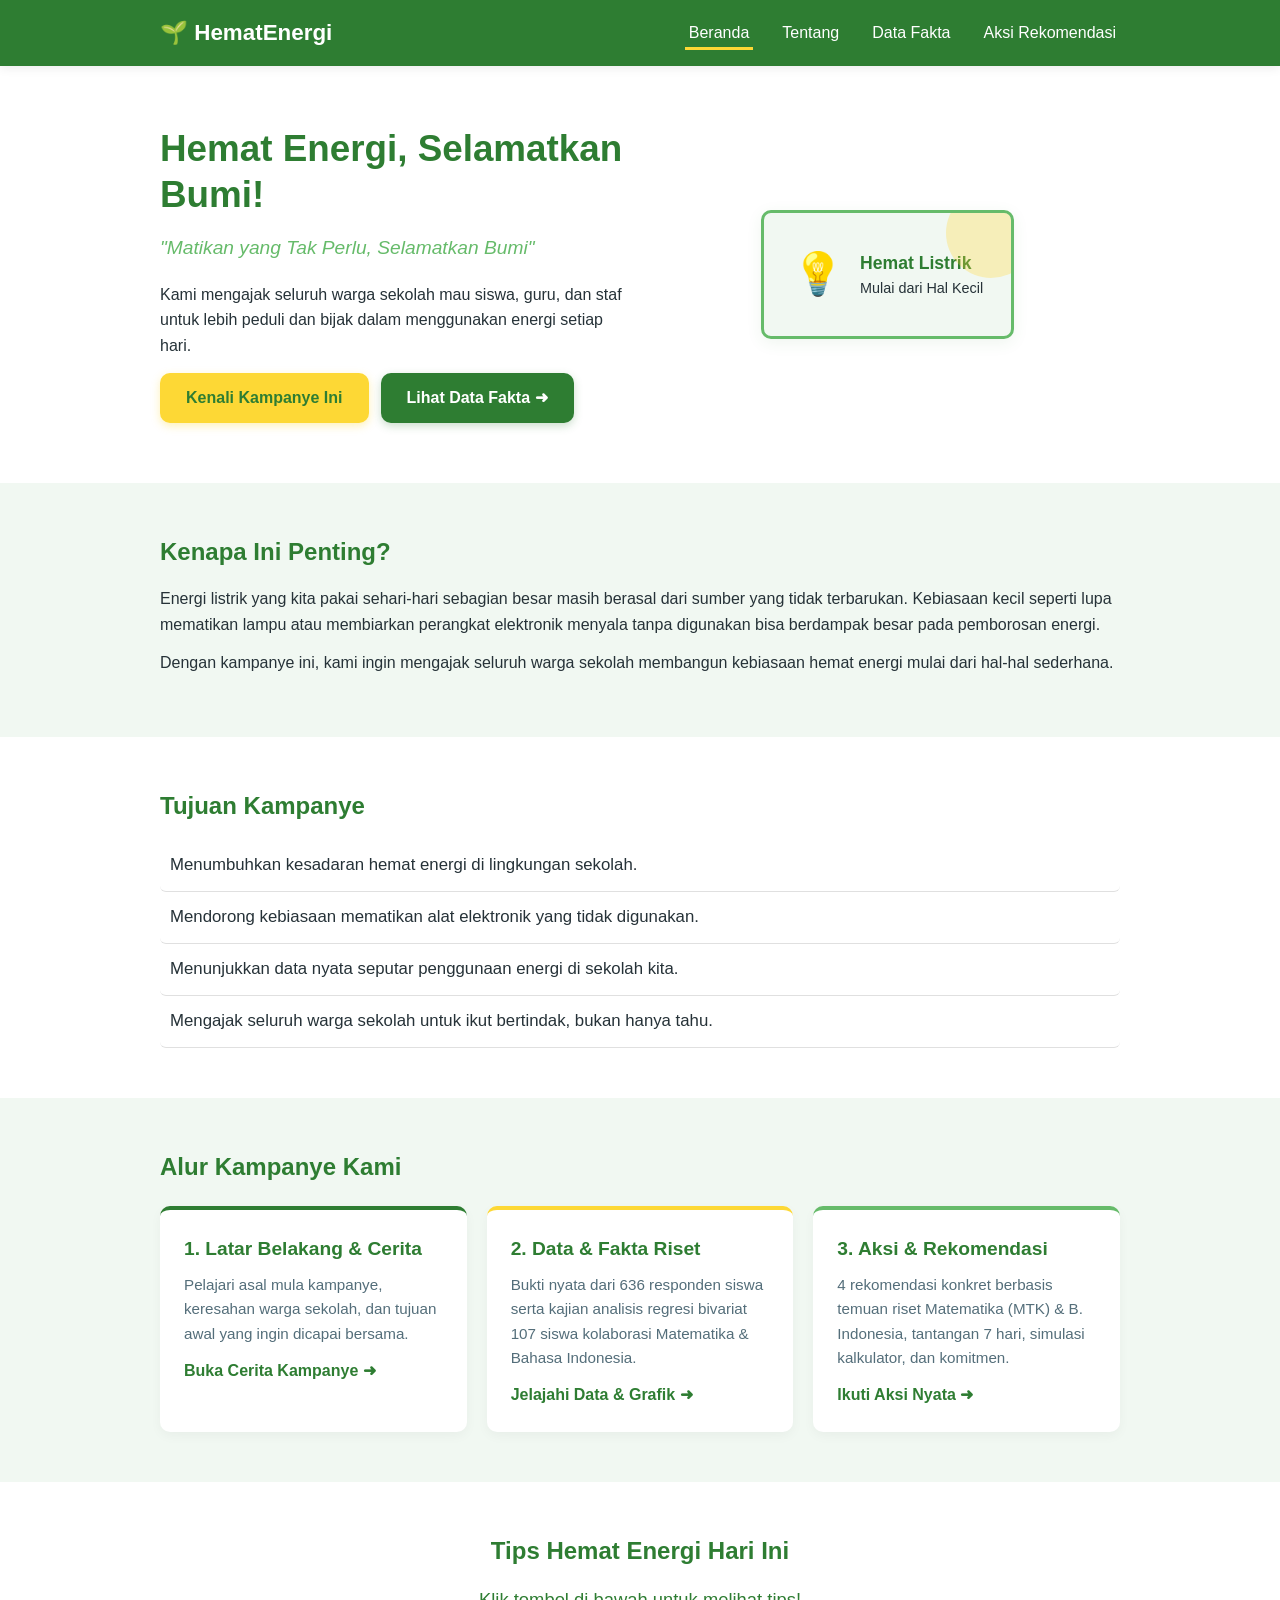
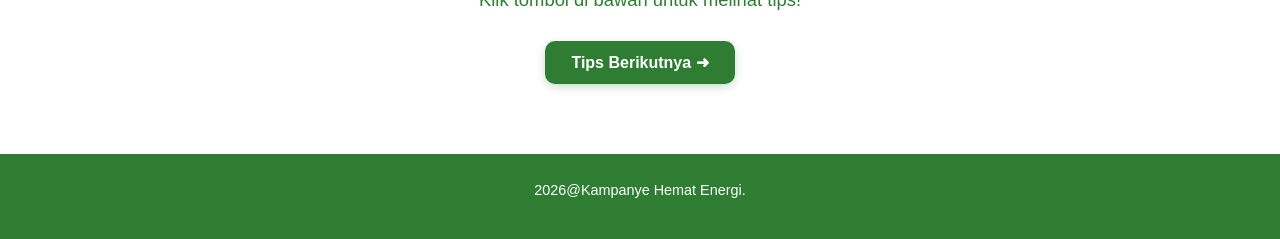
<file: index.html>
<!DOCTYPE html>
<html lang="id">

<head>
    <meta charset="UTF-8">
    <meta name="viewport" content="width=device-width, initial-scale=1.0">
    <title>Hemat Energi, Selamatkan Bumi! | Beranda</title>
    <link rel="stylesheet" href="css/style.css">
</head>

<body>

    <header class="site-header">
        <div class="container header-inner">
            <a href="index.html" class="logo">🌱 HematEnergi</a>

            <button id="menuButton" class="menu-toggle" aria-label="Buka menu navigasi">
                ☰
            </button>

            <nav id="mainNav" class="main-nav">
                <ul>
                    <li><a href="index.html" class="active">Beranda</a></li>
                    <li><a href="tentang.html">Tentang</a></li>
                    <li><a href="dataFakta.html">Data Fakta</a></li>
                    <li><a href="aksi.html">Aksi Rekomendasi</a></li>
                </ul>
            </nav>
        </div>
    </header>

    <section class="hero container">
        <div class="hero-text">
            <h1>Hemat Energi, Selamatkan Bumi!</h1>
            <p class="tagline">"Matikan yang Tak Perlu, Selamatkan Bumi"</p>
            <p>
                Kami mengajak seluruh warga sekolah mau siswa, guru, dan staf
                untuk lebih peduli dan bijak dalam menggunakan energi setiap hari.
            </p>
            <div style="display: flex; gap: 12px; flex-wrap: wrap; margin-top: 15px;">
                <a href="tentang.html" class="btn-primary">Kenali Kampanye Ini</a>
                <a href="dataFakta.html" class="btn-secondary">Lihat Data Fakta ➜</a>
            </div>
        </div>

        <div class="hero-image">
            <div class="hero-badge-box">
                <div class="badge-icon">💡</div>
                <div class="badge-content">
                    <span class="badge-title">Hemat Listrik</span>
                    <span class="badge-sub">Mulai dari Hal Kecil</span>
                </div>
                <div class="badge-decoration"></div>
            </div>
        </div>
    </section>

    <section class="section-block alt-bg">
        <div class="container">
            <h2>Kenapa Ini Penting?</h2>
            <p>
                Energi listrik yang kita pakai sehari-hari sebagian besar masih berasal dari
                sumber yang tidak terbarukan. Kebiasaan kecil seperti lupa mematikan lampu
                atau membiarkan perangkat elektronik menyala tanpa digunakan bisa berdampak
                besar pada pemborosan energi.
            </p>
            <p>
                Dengan kampanye ini, kami ingin mengajak seluruh warga sekolah membangun
                kebiasaan hemat energi mulai dari hal-hal sederhana.
            </p>
        </div>
    </section>

    <section class="section-block">
        <div class="container">
            <h2>Tujuan Kampanye</h2>
            <ul class="goal-list">
                <li> Menumbuhkan kesadaran hemat energi di lingkungan sekolah.</li>
                <li> Mendorong kebiasaan mematikan alat elektronik yang tidak digunakan.</li>
                <li> Menunjukkan data nyata seputar penggunaan energi di sekolah kita.</li>
                <li> Mengajak seluruh warga sekolah untuk ikut bertindak, bukan hanya tahu.</li>
            </ul>
        </div>
    </section>

    <section class="section-block alt-bg">
        <div class="container">
            <h2>Alur Kampanye Kami</h2>
            <div style="display: grid; grid-template-columns: repeat(auto-fit, minmax(260px, 1fr)); gap: 20px; margin-top: 20px;">
                <div style="background: #ffffff; padding: 24px; border-radius: var(--radius); border-top: 4px solid var(--color-primary); box-shadow: 0 4px 12px rgba(0,0,0,0.04);">
                    <h3 style="font-size: 1.2rem; margin-bottom: 8px;">1. Latar Belakang &amp; Cerita</h3>
                    <p style="font-size: 0.95rem; color: #546e7a;">Pelajari asal mula kampanye, keresahan warga sekolah, dan tujuan awal yang ingin dicapai bersama.</p>
                    <a href="tentang.html" style="font-weight: bold; color: var(--color-primary);">Buka Cerita Kampanye ➜</a>
                </div>
                <div style="background: #ffffff; padding: 24px; border-radius: var(--radius); border-top: 4px solid var(--color-accent); box-shadow: 0 4px 12px rgba(0,0,0,0.04);">
                    <h3 style="font-size: 1.2rem; margin-bottom: 8px;">2. Data &amp; Fakta Riset</h3>
                    <p style="font-size: 0.95rem; color: #546e7a;">Bukti nyata dari 636 responden siswa serta kajian analisis regresi bivariat 107 siswa kolaborasi Matematika &amp; Bahasa Indonesia.</p>
                    <a href="dataFakta.html" style="font-weight: bold; color: var(--color-primary);">Jelajahi Data &amp; Grafik ➜</a>
                </div>
                <div style="background: #ffffff; padding: 24px; border-radius: var(--radius); border-top: 4px solid var(--color-secondary); box-shadow: 0 4px 12px rgba(0,0,0,0.04);">
                    <h3 style="font-size: 1.2rem; margin-bottom: 8px;">3. Aksi &amp; Rekomendasi</h3>
                    <p style="font-size: 0.95rem; color: #546e7a;">4 rekomendasi konkret berbasis temuan riset Matematika (MTK) &amp; B. Indonesia, tantangan 7 hari, simulasi kalkulator, dan komitmen.</p>
                    <a href="aksi.html" style="font-weight: bold; color: var(--color-primary);">Ikuti Aksi Nyata ➜</a>
                </div>
            </div>
        </div>
    </section>

    <section class="section-block tips-section">
        <div class="container">
            <h2>Tips Hemat Energi Hari Ini</h2>
            <p id="tipText" class="tip-text">Klik tombol di bawah untuk melihat tips!</p>
            <button id="tipButton" class="btn-secondary">Tips Berikutnya ➜</button>
        </div>
    </section>

    <footer class="site-footer">
        <div class="container">
            <p><span id="currentYear"></span>@Kampanye Hemat Energi.</p>
        </div>
    </footer>

    <script src="js/script.js"></script>
</body>

</html>
</file>
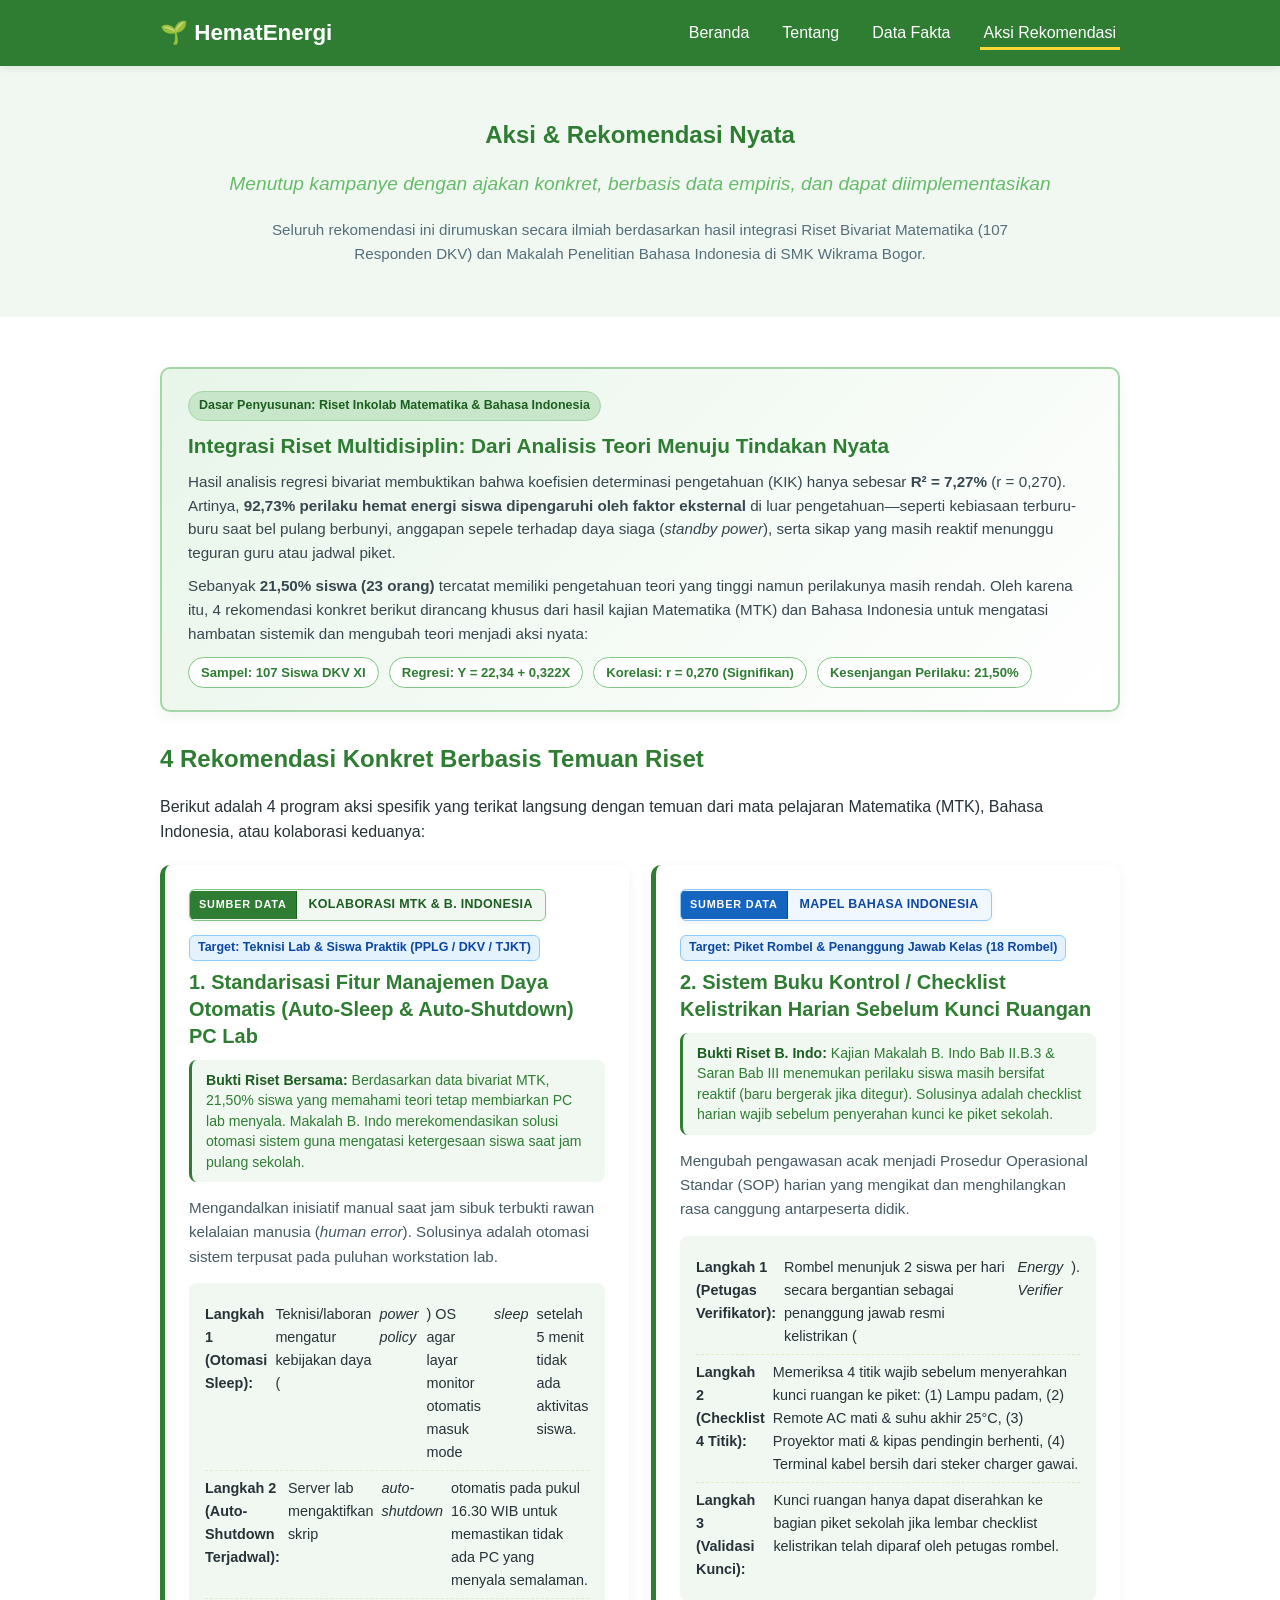
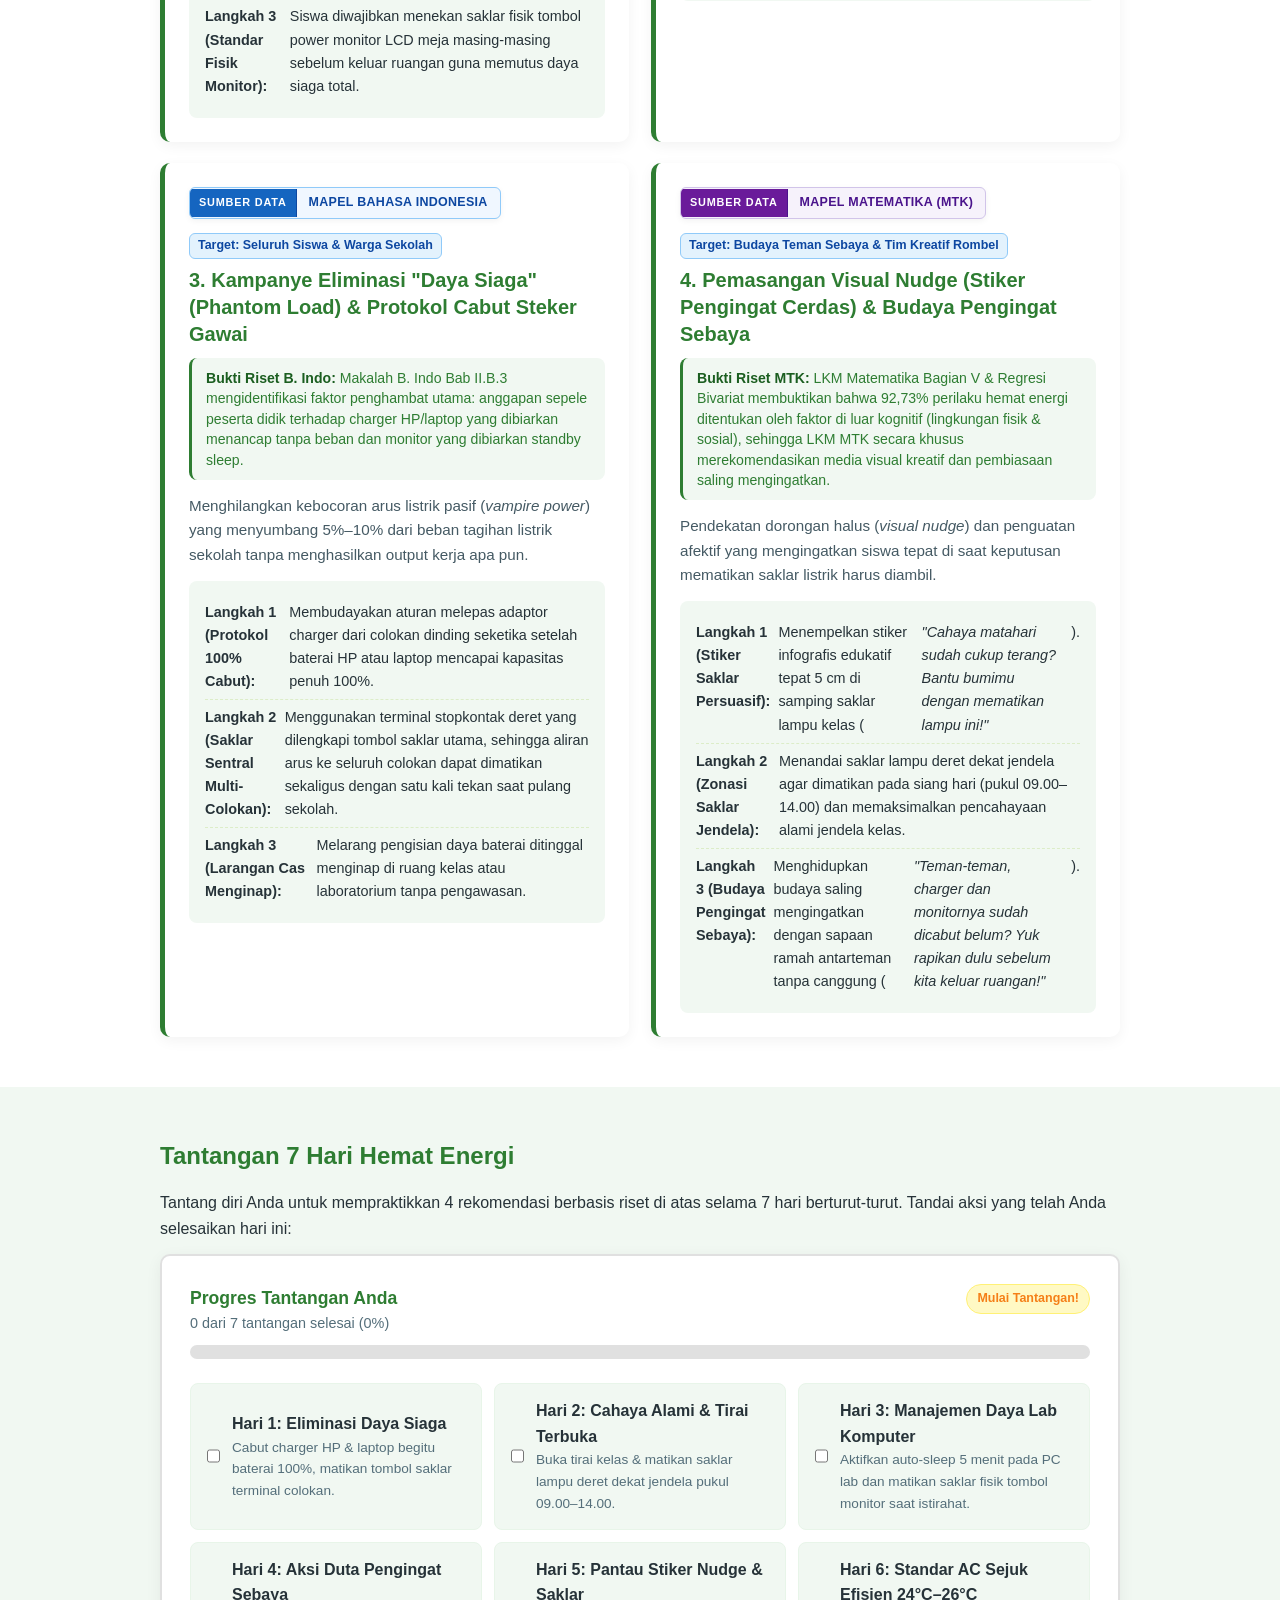
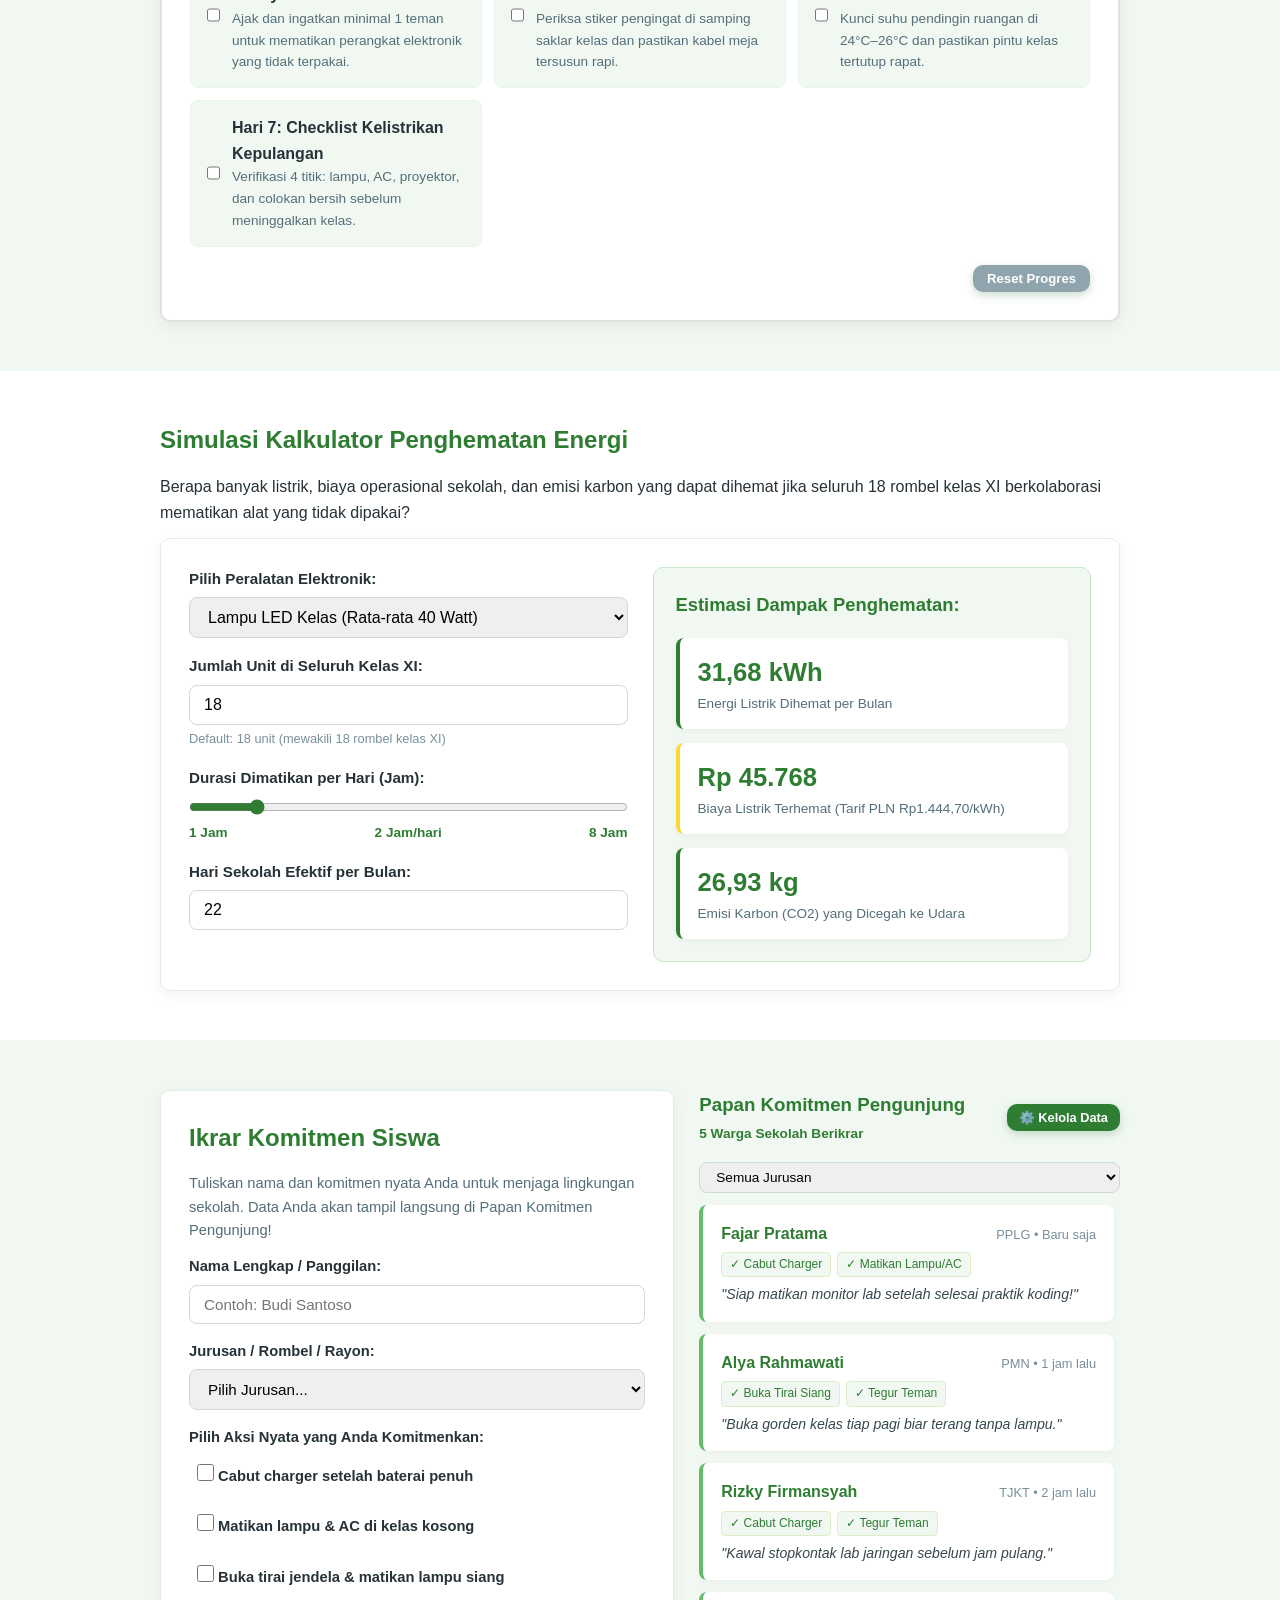
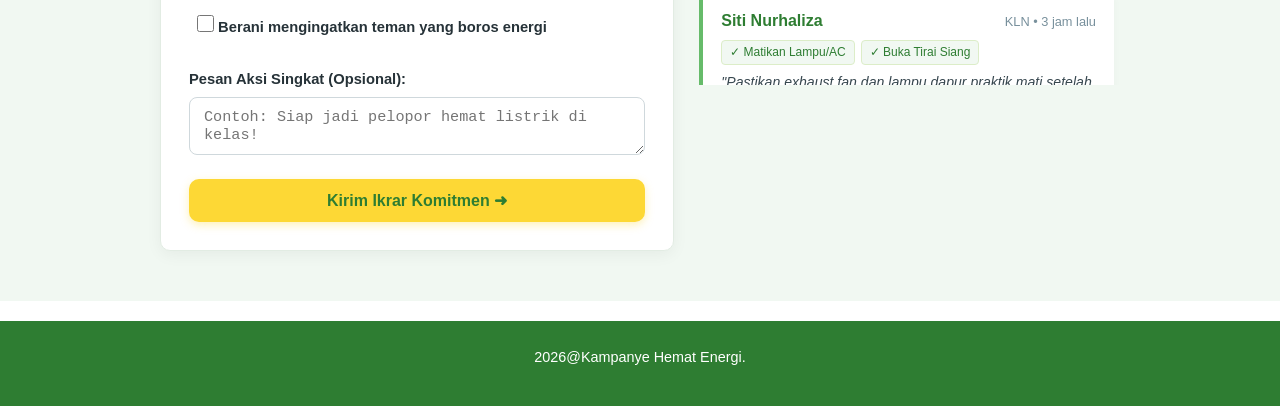
<file: aksi.html>
<!DOCTYPE html>
<html lang="id">

<head>
    <meta charset="UTF-8">
    <meta name="viewport" content="width=device-width, initial-scale=1.0">
    <title>Aksi &amp; Rekomendasi | Hemat Energi, Selamatkan Bumi!</title>
    <link rel="stylesheet" href="css/style.css">
    <link rel="stylesheet" href="css/aksi.css">
</head>

<body>

    <header class="site-header">
        <div class="container header-inner">
            <a href="index.html" class="logo">🌱 HematEnergi</a>

            <button id="menuButton" class="menu-toggle" aria-label="Buka menu navigasi">
                ☰
            </button>

            <nav id="mainNav" class="main-nav">
                <ul>
                    <li><a href="index.html">Beranda</a></li>
                    <li><a href="tentang.html">Tentang</a></li>
                    <li><a href="dataFakta.html">Data Fakta</a></li>
                    <li><a href="aksi.html" class="active">Aksi Rekomendasi</a></li>
                </ul>
            </nav>
        </div>
    </header>

    <main>

        <section class="section-block page-title">
            <div class="container">
                <h1>Aksi &amp; Rekomendasi Nyata</h1>
                <p class="tagline">Menutup kampanye dengan ajakan konkret, berbasis data empiris, dan dapat diimplementasikan</p>
                <p style="max-width: 760px; margin: 0 auto; color: #546e7a; font-size: 0.95rem;">
                    Seluruh rekomendasi ini dirumuskan secara ilmiah berdasarkan hasil integrasi Riset Bivariat Matematika (107 Responden DKV) dan Makalah Penelitian Bahasa Indonesia di SMK Wikrama Bogor.
                </p>
            </div>
        </section>

        <section class="section-block">
            <div class="container">
                <div class="inkolab-lead-banner">
                    <span class="card-badge" style="background-color: #c8e6c9; color: #1b5e20; border-color: #a5d6a7; margin-bottom: 8px;">Dasar Penyusunan: Riset Inkolab Matematika &amp; Bahasa Indonesia</span>
                    <h3>Integrasi Riset Multidisiplin: Dari Analisis Teori Menuju Tindakan Nyata</h3>
                    <p>
                        Hasil analisis regresi bivariat membuktikan bahwa koefisien determinasi pengetahuan (KIK) hanya sebesar <strong>R² = 7,27%</strong> (r = 0,270). Artinya, <strong>92,73% perilaku hemat energi siswa dipengaruhi oleh faktor eksternal</strong> di luar pengetahuan—seperti kebiasaan terburu-buru saat bel pulang berbunyi, anggapan sepele terhadap daya siaga (<em>standby power</em>), serta sikap yang masih reaktif menunggu teguran guru atau jadwal piket.
                    </p>
                    <p>
                        Sebanyak <strong>21,50% siswa (23 orang)</strong> tercatat memiliki pengetahuan teori yang tinggi namun perilakunya masih rendah. Oleh karena itu, 4 rekomendasi konkret berikut dirancang khusus dari hasil kajian Matematika (MTK) dan Bahasa Indonesia untuk mengatasi hambatan sistemik dan mengubah teori menjadi aksi nyata:
                    </p>
                    <div class="inkolab-lead-meta">
                        <span class="inkolab-pill">Sampel: 107 Siswa DKV XI</span>
                        <span class="inkolab-pill">Regresi: Y = 22,34 + 0,322X</span>
                        <span class="inkolab-pill">Korelasi: r = 0,270 (Signifikan)</span>
                        <span class="inkolab-pill">Kesenjangan Perilaku: 21,50%</span>
                    </div>
                </div>

                <h2>4 Rekomendasi Konkret Berbasis Temuan Riset</h2>
                <p>Berikut adalah 4 program aksi spesifik yang terikat langsung dengan temuan dari mata pelajaran Matematika (MTK), Bahasa Indonesia, atau kolaborasi keduanya:</p>

                <div class="rekomendasi-grid">

                    <div class="rekomendasi-card">
                        <div>
                            <div class="sumber-wrapper">
                                <span class="sumber-tag sumber-keduanya">
                                    <span class="sumber-label">SUMBER DATA</span>
                                    <span class="sumber-value">KOLABORASI MTK &amp; B. INDONESIA</span>
                                </span>
                            </div>
                            <span class="role-badge">Target: Teknisi Lab &amp; Siswa Praktik (PPLG / DKV / TJKT)</span>
                            <h3>1. Standarisasi Fitur Manajemen Daya Otomatis (Auto-Sleep &amp; Auto-Shutdown) PC Lab</h3>
                            <div class="data-foundation">
                                <strong>Bukti Riset Bersama:</strong> Berdasarkan data bivariat MTK, 21,50% siswa yang memahami teori tetap membiarkan PC lab menyala. Makalah B. Indo merekomendasikan solusi otomasi sistem guna mengatasi ketergesaan siswa saat jam pulang sekolah.
                            </div>
                            <p>
                                Mengandalkan inisiatif manual saat jam sibuk terbukti rawan kelalaian manusia (<em>human error</em>). Solusinya adalah otomasi sistem terpusat pada puluhan workstation lab.
                            </p>
                            <ul class="action-steps">
                                <li><strong>Langkah 1 (Otomasi Sleep):</strong> Teknisi/laboran mengatur kebijakan daya (<em>power policy</em>) OS agar layar monitor otomatis masuk mode <em>sleep</em> setelah 5 menit tidak ada aktivitas siswa.</li>
                                <li><strong>Langkah 2 (Auto-Shutdown Terjadwal):</strong> Server lab mengaktifkan skrip <em>auto-shutdown</em> otomatis pada pukul 16.30 WIB untuk memastikan tidak ada PC yang menyala semalaman.</li>
                                <li><strong>Langkah 3 (Standar Fisik Monitor):</strong> Siswa diwajibkan menekan saklar fisik tombol power monitor LCD meja masing-masing sebelum keluar ruangan guna memutus daya siaga total.</li>
                            </ul>
                        </div>
                    </div>

                    <div class="rekomendasi-card">
                        <div>
                            <div class="sumber-wrapper">
                                <span class="sumber-tag sumber-bindo">
                                    <span class="sumber-label">SUMBER DATA</span>
                                    <span class="sumber-value">MAPEL BAHASA INDONESIA</span>
                                </span>
                            </div>
                            <span class="role-badge">Target: Piket Rombel &amp; Penanggung Jawab Kelas (18 Rombel)</span>
                            <h3>2. Sistem Buku Kontrol / Checklist Kelistrikan Harian Sebelum Kunci Ruangan</h3>
                            <div class="data-foundation">
                                <strong>Bukti Riset B. Indo:</strong> Kajian Makalah B. Indo Bab II.B.3 &amp; Saran Bab III menemukan perilaku siswa masih bersifat reaktif (baru bergerak jika ditegur). Solusinya adalah checklist harian wajib sebelum penyerahan kunci ke piket sekolah.
                            </div>
                            <p>
                                Mengubah pengawasan acak menjadi Prosedur Operasional Standar (SOP) harian yang mengikat dan menghilangkan rasa canggung antarpeserta didik.
                            </p>
                            <ul class="action-steps">
                                <li><strong>Langkah 1 (Petugas Verifikator):</strong> Rombel menunjuk 2 siswa per hari secara bergantian sebagai penanggung jawab resmi kelistrikan (<em>Energy Verifier</em>).</li>
                                <li><strong>Langkah 2 (Checklist 4 Titik):</strong> Memeriksa 4 titik wajib sebelum menyerahkan kunci ruangan ke piket: (1) Lampu padam, (2) Remote AC mati &amp; suhu akhir 25°C, (3) Proyektor mati &amp; kipas pendingin berhenti, (4) Terminal kabel bersih dari steker charger gawai.</li>
                                <li><strong>Langkah 3 (Validasi Kunci):</strong> Kunci ruangan hanya dapat diserahkan ke bagian piket sekolah jika lembar checklist kelistrikan telah diparaf oleh petugas rombel.</li>
                            </ul>
                        </div>
                    </div>

                    <div class="rekomendasi-card">
                        <div>
                            <div class="sumber-wrapper">
                                <span class="sumber-tag sumber-bindo">
                                    <span class="sumber-label">SUMBER DATA</span>
                                    <span class="sumber-value">MAPEL BAHASA INDONESIA</span>
                                </span>
                            </div>
                            <span class="role-badge">Target: Seluruh Siswa &amp; Warga Sekolah</span>
                            <h3>3. Kampanye Eliminasi "Daya Siaga" (Phantom Load) &amp; Protokol Cabut Steker Gawai</h3>
                            <div class="data-foundation">
                                <strong>Bukti Riset B. Indo:</strong> Makalah B. Indo Bab II.B.3 mengidentifikasi faktor penghambat utama: anggapan sepele peserta didik terhadap charger HP/laptop yang dibiarkan menancap tanpa beban dan monitor yang dibiarkan standby sleep.
                            </div>
                            <p>
                                Menghilangkan kebocoran arus listrik pasif (<em>vampire power</em>) yang menyumbang 5%–10% dari beban tagihan listrik sekolah tanpa menghasilkan output kerja apa pun.
                            </p>
                            <ul class="action-steps">
                                <li><strong>Langkah 1 (Protokol 100% Cabut):</strong> Membudayakan aturan melepas adaptor charger dari colokan dinding seketika setelah baterai HP atau laptop mencapai kapasitas penuh 100%.</li>
                                <li><strong>Langkah 2 (Saklar Sentral Multi-Colokan):</strong> Menggunakan terminal stopkontak deret yang dilengkapi tombol saklar utama, sehingga aliran arus ke seluruh colokan dapat dimatikan sekaligus dengan satu kali tekan saat pulang sekolah.</li>
                                <li><strong>Langkah 3 (Larangan Cas Menginap):</strong> Melarang pengisian daya baterai ditinggal menginap di ruang kelas atau laboratorium tanpa pengawasan.</li>
                            </ul>
                        </div>
                    </div>

                    <div class="rekomendasi-card">
                        <div>
                            <div class="sumber-wrapper">
                                <span class="sumber-tag sumber-mtk">
                                    <span class="sumber-label">SUMBER DATA</span>
                                    <span class="sumber-value">MAPEL MATEMATIKA (MTK)</span>
                                </span>
                            </div>
                            <span class="role-badge">Target: Budaya Teman Sebaya &amp; Tim Kreatif Rombel</span>
                            <h3>4. Pemasangan Visual Nudge (Stiker Pengingat Cerdas) &amp; Budaya Pengingat Sebaya</h3>
                            <div class="data-foundation">
                                <strong>Bukti Riset MTK:</strong> LKM Matematika Bagian V &amp; Regresi Bivariat membuktikan bahwa 92,73% perilaku hemat energi ditentukan oleh faktor di luar kognitif (lingkungan fisik &amp; sosial), sehingga LKM MTK secara khusus merekomendasikan media visual kreatif dan pembiasaan saling mengingatkan.
                            </div>
                            <p>
                                Pendekatan dorongan halus (<em>visual nudge</em>) dan penguatan afektif yang mengingatkan siswa tepat di saat keputusan mematikan saklar listrik harus diambil.
                            </p>
                            <ul class="action-steps">
                                <li><strong>Langkah 1 (Stiker Saklar Persuasif):</strong> Menempelkan stiker infografis edukatif tepat 5 cm di samping saklar lampu kelas (<em>"Cahaya matahari sudah cukup terang? Bantu bumimu dengan mematikan lampu ini!"</em>).</li>
                                <li><strong>Langkah 2 (Zonasi Saklar Jendela):</strong> Menandai saklar lampu deret dekat jendela agar dimatikan pada siang hari (pukul 09.00–14.00) dan memaksimalkan pencahayaan alami jendela kelas.</li>
                                <li><strong>Langkah 3 (Budaya Pengingat Sebaya):</strong> Menghidupkan budaya saling mengingatkan dengan sapaan ramah antarteman tanpa canggung (<em>"Teman-teman, charger dan monitornya sudah dicabut belum? Yuk rapikan dulu sebelum kita keluar ruangan!"</em>).</li>
                            </ul>
                        </div>
                    </div>

                </div>
            </div>
        </section>

        <section class="section-block alt-bg">
            <div class="container">
                <h2>Tantangan 7 Hari Hemat Energi</h2>
                <p>Tantang diri Anda untuk mempraktikkan 4 rekomendasi berbasis riset di atas selama 7 hari berturut-turut. Tandai aksi yang telah Anda selesaikan hari ini:</p>

                <div class="challenge-card">
                    <div class="progress-header">
                        <div>
                            <strong style="color: var(--color-primary); font-size: 1.1rem;">Progres Tantangan Anda</strong>
                            <p id="challengeProgressText" style="margin: 0; font-size: 0.9rem; color: #546e7a;">0 dari 7 tantangan selesai (0%)</p>
                        </div>
                        <span id="challengeBadge" class="card-badge" style="margin: 0; background-color: #fff9c4; color: #f57f17; border-color: #fff176;">Mulai Tantangan!</span>
                    </div>

                    <div class="progress-bar-bg">
                        <div id="progressBarFill" class="progress-bar-fill"></div>
                    </div>

                    <div class="challenge-list" id="challengeList">
                        <label class="challenge-item" data-day="1">
                            <input type="checkbox" id="chkDay1">
                            <div>
                                <strong>Hari 1: Eliminasi Daya Siaga</strong>
                                <div style="font-size: 0.85rem; color: #546e7a;">Cabut charger HP &amp; laptop begitu baterai 100%, matikan tombol saklar terminal colokan.</div>
                            </div>
                        </label>

                        <label class="challenge-item" data-day="2">
                            <input type="checkbox" id="chkDay2">
                            <div>
                                <strong>Hari 2: Cahaya Alami &amp; Tirai Terbuka</strong>
                                <div style="font-size: 0.85rem; color: #546e7a;">Buka tirai kelas &amp; matikan saklar lampu deret dekat jendela pukul 09.00–14.00.</div>
                            </div>
                        </label>

                        <label class="challenge-item" data-day="3">
                            <input type="checkbox" id="chkDay3">
                            <div>
                                <strong>Hari 3: Manajemen Daya Lab Komputer</strong>
                                <div style="font-size: 0.85rem; color: #546e7a;">Aktifkan auto-sleep 5 menit pada PC lab dan matikan saklar fisik tombol monitor saat istirahat.</div>
                            </div>
                        </label>

                        <label class="challenge-item" data-day="4">
                            <input type="checkbox" id="chkDay4">
                            <div>
                                <strong>Hari 4: Aksi Duta Pengingat Sebaya</strong>
                                <div style="font-size: 0.85rem; color: #546e7a;">Ajak dan ingatkan minimal 1 teman untuk mematikan perangkat elektronik yang tidak terpakai.</div>
                            </div>
                        </label>

                        <label class="challenge-item" data-day="5">
                            <input type="checkbox" id="chkDay5">
                            <div>
                                <strong>Hari 5: Pantau Stiker Nudge &amp; Saklar</strong>
                                <div style="font-size: 0.85rem; color: #546e7a;">Periksa stiker pengingat di samping saklar kelas dan pastikan kabel meja tersusun rapi.</div>
                            </div>
                        </label>

                        <label class="challenge-item" data-day="6">
                            <input type="checkbox" id="chkDay6">
                            <div>
                                <strong>Hari 6: Standar AC Sejuk Efisien 24°C–26°C</strong>
                                <div style="font-size: 0.85rem; color: #546e7a;">Kunci suhu pendingin ruangan di 24°C–26°C dan pastikan pintu kelas tertutup rapat.</div>
                            </div>
                        </label>

                        <label class="challenge-item" data-day="7">
                            <input type="checkbox" id="chkDay7">
                            <div>
                                <strong>Hari 7: Checklist Kelistrikan Kepulangan</strong>
                                <div style="font-size: 0.85rem; color: #546e7a;">Verifikasi 4 titik: lampu, AC, proyektor, dan colokan bersih sebelum meninggalkan kelas.</div>
                            </div>
                        </label>
                    </div>

                    <div style="margin-top: 18px; text-align: right;">
                        <button id="btnResetChallenge" class="btn-secondary" style="padding: 6px 14px; font-size: 0.82rem; background: #90a4ae;">Reset Progres</button>
                    </div>
                </div>
            </div>
        </section>

        <section class="section-block">
            <div class="container">
                <h2>Simulasi Kalkulator Penghematan Energi</h2>
                <p>Berapa banyak listrik, biaya operasional sekolah, dan emisi karbon yang dapat dihemat jika seluruh 18 rombel kelas XI berkolaborasi mematikan alat yang tidak dipakai?</p>

                <div class="calc-container">
                    <div>
                        <div class="calc-group">
                            <label for="calcDevice">Pilih Peralatan Elektronik:</label>
                            <select id="calcDevice" class="calc-control">
                                <option value="40" selected>Lampu LED Kelas (Rata-rata 40 Watt)</option>
                                <option value="75">Kipas Angin Dinding (75 Watt)</option>
                                <option value="800">Air Conditioner / AC 1 PK (800 Watt)</option>
                                <option value="250">Proyektor Ruang Kelas (250 Watt)</option>
                                <option value="150">Komputer Lab PC (150 Watt)</option>
                            </select>
                        </div>

                        <div class="calc-group">
                            <label for="calcQty">Jumlah Unit di Seluruh Kelas XI:</label>
                            <input type="number" id="calcQty" class="calc-control" value="18" min="1" max="200">
                            <span style="font-size: 0.8rem; color: #78909c;">Default: 18 unit (mewakili 18 rombel kelas XI)</span>
                        </div>

                        <div class="calc-group">
                            <label for="calcHours">Durasi Dimatikan per Hari (Jam):</label>
                            <input type="range" id="calcHours" min="1" max="8" value="2" style="width: 100%; accent-color: var(--color-primary);">
                            <div style="display: flex; justify-content: space-between; font-size: 0.85rem; color: var(--color-primary); font-weight: bold;">
                                <span>1 Jam</span>
                                <span id="lblHours">2 Jam/hari</span>
                                <span>8 Jam</span>
                            </div>
                        </div>

                        <div class="calc-group">
                            <label for="calcDays">Hari Sekolah Efektif per Bulan:</label>
                            <input type="number" id="calcDays" class="calc-control" value="22" min="1" max="31">
                        </div>
                    </div>

                    <div class="calc-results">
                        <h3 style="margin-bottom: 5px; font-size: 1.15rem;">Estimasi Dampak Penghematan:</h3>
                        
                        <div class="result-card">
                            <div class="result-val" id="resKwh">31,68 kWh</div>
                            <div class="result-lbl">Energi Listrik Dihemat per Bulan</div>
                        </div>

                        <div class="result-card result-card-accent">
                            <div class="result-val" id="resCost">Rp 45.768</div>
                            <div class="result-lbl">Biaya Listrik Terhemat (Tarif PLN Rp1.444,70/kWh)</div>
                        </div>

                        <div class="result-card">
                            <div class="result-val" id="resCo2">26,93 kg</div>
                            <div class="result-lbl">Emisi Karbon (CO2) yang Dicegah ke Udara</div>
                        </div>
                    </div>
                </div>
            </div>
        </section>

        <section class="section-block alt-bg">
            <div class="container">
                <div class="pledge-wrapper">

                    <div class="pledge-box">
                        <h2>Ikrar Komitmen Siswa</h2>
                        <p style="font-size: 0.92rem; color: #546e7a;">
                            Tuliskan nama dan komitmen nyata Anda untuk menjaga lingkungan sekolah. Data Anda akan tampil langsung di Papan Komitmen Pengunjung!
                        </p>

                        <form id="pledgeForm">
                            <div class="pledge-form-group">
                                <label for="pledgeName">Nama Lengkap / Panggilan:</label>
                                <input type="text" id="pledgeName" class="pledge-input" placeholder="Contoh: Budi Santoso" required>
                            </div>

                            <div class="pledge-form-group">
                                <label for="pledgeMajor">Jurusan / Rombel / Rayon:</label>
                                <select id="pledgeMajor" class="pledge-input" required>
                                    <option value="" disabled selected>Pilih Jurusan...</option>
                                    <option value="PPLG">PPLG (Pengembangan Perangkat Lunak &amp; Gim)</option>
                                    <option value="TJKT">TJKT (Teknik Komputer &amp; Telekomunikasi)</option>
                                    <option value="DKV">DKV (Desain Komunikasi Visual)</option>
                                    <option value="PMN">PMN (Pemasaran)</option>
                                    <option value="HTL">HTL (Perhotelan)</option>
                                    <option value="KLN">KLN (Kuliner)</option>
                                    <option value="MPLB">MPLB (Manajemen Perkantoran &amp; Bisnis)</option>
                                    <option value="GURU">Guru / Tenaga Pendidik</option>
                                    <option value="UMUM">Warga Sekolah Lainnya</option>
                                </select>
                            </div>

                            <div class="pledge-form-group">
                                <label>Pilih Aksi Nyata yang Anda Komitmenkan:</label>
                                <div class="checkbox-group">
                                    <label class="checkbox-label">
                                        <input type="checkbox" name="pledgeActions" value="Cabut Charger"> Cabut charger setelah baterai penuh
                                    </label>
                                    <label class="checkbox-label">
                                        <input type="checkbox" name="pledgeActions" value="Matikan Lampu/AC"> Matikan lampu &amp; AC di kelas kosong
                                    </label>
                                    <label class="checkbox-label">
                                        <input type="checkbox" name="pledgeActions" value="Buka Tirai Siang"> Buka tirai jendela &amp; matikan lampu siang
                                    </label>
                                    <label class="checkbox-label">
                                        <input type="checkbox" name="pledgeActions" value="Tegur Teman"> Berani mengingatkan teman yang boros energi
                                    </label>
                                </div>
                            </div>

                            <div class="pledge-form-group">
                                <label for="pledgeMsg">Pesan Aksi Singkat (Opsional):</label>
                                <textarea id="pledgeMsg" class="pledge-input" rows="2" placeholder="Contoh: Siap jadi pelopor hemat listrik di kelas!"></textarea>
                            </div>

                            <button type="submit" class="btn-primary" style="width: 100%;">Kirim Ikrar Komitmen ➜</button>
                        </form>
                    </div>

                    <div>
                        <div class="feed-header">
                            <div>
                                <h3 style="margin: 0;">Papan Komitmen Pengunjung</h3>
                                <span id="liveCommitCount" style="font-size: 0.85rem; color: var(--color-primary); font-weight: bold;">0 Warga Sekolah Berikrar</span>
                            </div>
                            <button id="btnOpenAdmin" class="btn-secondary" style="padding: 6px 12px; font-size: 0.8rem;">⚙️ Kelola Data</button>
                        </div>

                        <div style="margin-bottom: 12px;">
                            <select id="filterFeedMajor" class="pledge-input" style="padding: 6px 12px; font-size: 0.85rem;">
                                <option value="ALL">Semua Jurusan</option>
                                <option value="PPLG">PPLG</option>
                                <option value="TJKT">TJKT</option>
                                <option value="DKV">DKV</option>
                                <option value="PMN">PMN</option>
                                <option value="HTL">HTL</option>
                                <option value="KLN">KLN</option>
                                <option value="MPLB">MPLB</option>
                            </select>
                        </div>

                        <div class="feed-container" id="commitFeedContainer"></div>
                    </div>

                </div>
            </div>
        </section>

    </main>

    <div id="adminModal" class="modal-overlay">
        <div class="modal-content">
            <div class="modal-header">
                <h3 style="margin: 0; color: var(--color-primary);">Panel Manajemen Data Pengunjung</h3>
                <button id="btnCloseAdmin" class="modal-close">&times;</button>
            </div>
            
            <p style="font-size: 0.9rem; color: #546e7a;">
                Ringkasan data komitmen pengunjung yang tersimpan secara lokal pada sistem:
            </p>

            <div class="admin-stats-grid">
                <div class="admin-stat">
                    <div class="admin-stat-num" id="adminTotalCount">0</div>
                    <div class="admin-stat-lbl">Total Komitmen</div>
                </div>
                <div class="admin-stat">
                    <div class="admin-stat-num" id="adminTopMajor">-</div>
                    <div class="admin-stat-lbl">Jurusan Teraktif</div>
                </div>
                <div class="admin-stat">
                    <div class="admin-stat-num" id="adminTopAction">-</div>
                    <div class="admin-stat-lbl">Aksi Terbanyak</div>
                </div>
            </div>

            <h4 style="margin-bottom: 8px;">Ekspor &amp; Pengelolaan Data:</h4>
            <div class="admin-actions">
                <button id="btnExportExcel" class="admin-btn admin-btn-excel">📊 Ekspor Tabel Excel (.xls)</button>
                <button id="btnExportCsv" class="admin-btn admin-btn-csv">📄 Ekspor Data CSV (.csv)</button>
                <button id="btnExportJson" class="admin-btn admin-btn-json">💾 Ekspor ke JSON (.json)</button>
                <button id="btnResetData" class="admin-btn admin-btn-reset">⚠️ Reset Data Bawaan</button>
            </div>
        </div>
    </div>

    <footer class="site-footer">
        <div class="container">
            <p><span id="currentYear"></span>@Kampanye Hemat Energi.</p>
        </div>
    </footer>

    <script src="js/script.js"></script>
</body>

</html>
</file>
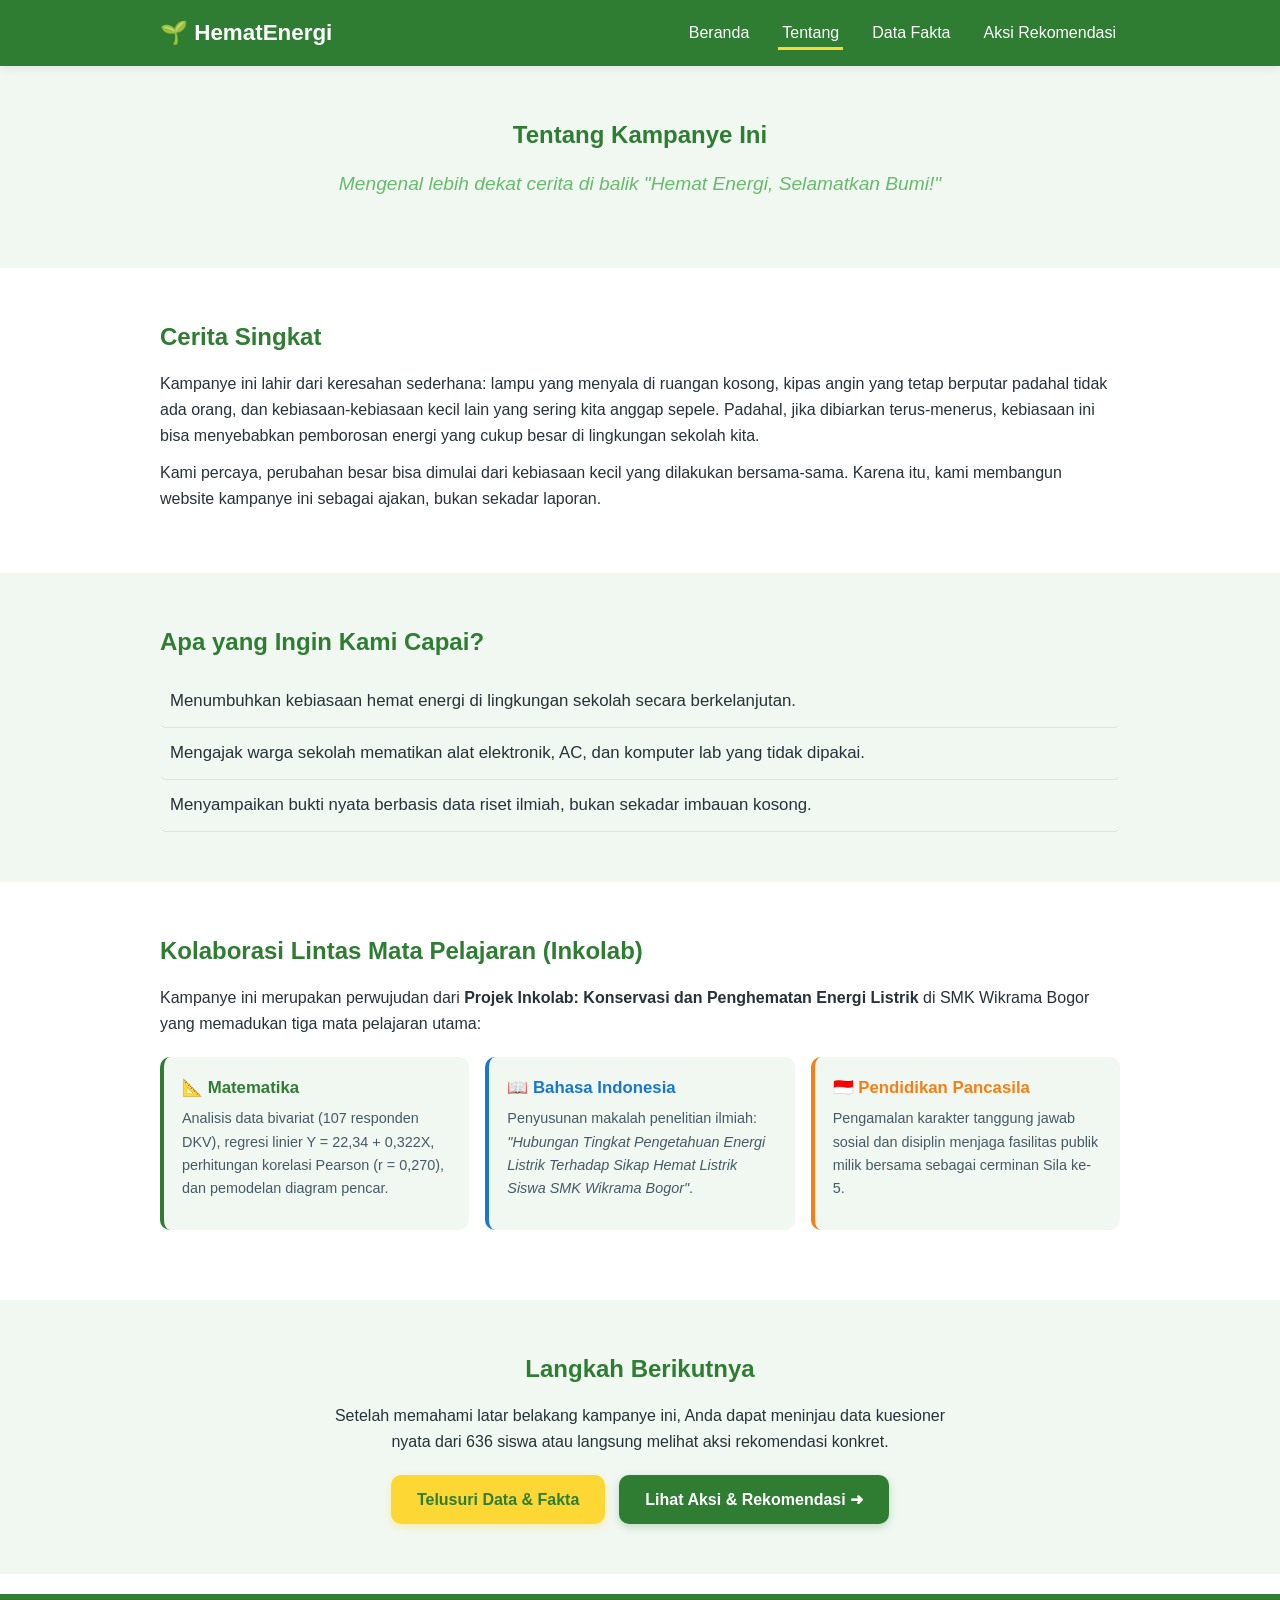
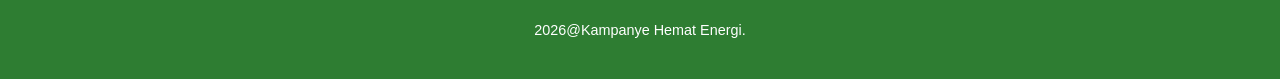
<file: tentang.html>
<!DOCTYPE html>
<html lang="id">

<head>
    <meta charset="UTF-8">
    <meta name="viewport" content="width=device-width, initial-scale=1.0">
    <title>Tentang Kampanye | Hemat Energi, Selamatkan Bumi!</title>
    <link rel="stylesheet" href="css/style.css">
</head>

<body>

    <header class="site-header">
        <div class="container header-inner">
            <a href="index.html" class="logo">🌱 HematEnergi</a>

            <button id="menuButton" class="menu-toggle" aria-label="Buka menu navigasi">
                ☰
            </button>

            <nav id="mainNav" class="main-nav">
                <ul>
                    <li><a href="index.html">Beranda</a></li>
                    <li><a href="tentang.html" class="active">Tentang</a></li>
                    <li><a href="dataFakta.html">Data Fakta</a></li>
                    <li><a href="aksi.html">Aksi Rekomendasi</a></li>
                </ul>
            </nav>
        </div>
    </header>

    <main>

        <section class="section-block page-title">
            <div class="container">
                <h1>Tentang Kampanye Ini</h1>
                <p class="tagline">Mengenal lebih dekat cerita di balik "Hemat Energi, Selamatkan Bumi!"</p>
            </div>
        </section>

        <section class="section-block">
            <div class="container">
                <h2>Cerita Singkat</h2>
                <p>
                    Kampanye ini lahir dari keresahan sederhana: lampu yang menyala di ruangan
                    kosong, kipas angin yang tetap berputar padahal tidak ada orang, dan
                    kebiasaan-kebiasaan kecil lain yang sering kita anggap sepele. Padahal,
                    jika dibiarkan terus-menerus, kebiasaan ini bisa menyebabkan pemborosan
                    energi yang cukup besar di lingkungan sekolah kita.
                </p>
                <p>
                    Kami percaya, perubahan besar bisa dimulai dari kebiasaan kecil yang
                    dilakukan bersama-sama. Karena itu, kami membangun website kampanye ini
                    sebagai ajakan, bukan sekadar laporan.
                </p>
            </div>
        </section>

        <section class="section-block alt-bg">
            <div class="container">
                <h2>Apa yang Ingin Kami Capai?</h2>
                <ul class="goal-list">
                    <li> Menumbuhkan kebiasaan hemat energi di lingkungan sekolah secara berkelanjutan.</li>
                    <li> Mengajak warga sekolah mematikan alat elektronik, AC, dan komputer lab yang tidak dipakai.</li>
                    <li> Menyampaikan bukti nyata berbasis data riset ilmiah, bukan sekadar imbauan kosong.</li>
                </ul>
            </div>
        </section>

        <section class="section-block">
            <div class="container">
                <h2>Kolaborasi Lintas Mata Pelajaran (Inkolab)</h2>
                <p>
                    Kampanye ini merupakan perwujudan dari <strong>Projek Inkolab: Konservasi dan Penghematan Energi Listrik</strong> di SMK Wikrama Bogor yang memadukan tiga mata pelajaran utama:
                </p>
                <div style="display: grid; grid-template-columns: repeat(auto-fit, minmax(260px, 1fr)); gap: 16px; margin: 20px 0;">
                    <div style="background: var(--color-bg-alt); padding: 18px; border-radius: var(--radius); border-left: 4px solid var(--color-primary);">
                        <strong style="color: var(--color-primary); font-size: 1.05rem;">📐 Matematika</strong>
                        <p style="font-size: 0.9rem; margin-top: 6px; color: #455a64;">
                            Analisis data bivariat (107 responden DKV), regresi linier Y = 22,34 + 0,322X, perhitungan korelasi Pearson (r = 0,270), dan pemodelan diagram pencar.
                        </p>
                    </div>
                    <div style="background: var(--color-bg-alt); padding: 18px; border-radius: var(--radius); border-left: 4px solid #1976d2;">
                        <strong style="color: #1976d2; font-size: 1.05rem;">📖 Bahasa Indonesia</strong>
                        <p style="font-size: 0.9rem; margin-top: 6px; color: #455a64;">
                            Penyusunan makalah penelitian ilmiah: <em>"Hubungan Tingkat Pengetahuan Energi Listrik Terhadap Sikap Hemat Listrik Siswa SMK Wikrama Bogor"</em>.
                        </p>
                    </div>
                    <div style="background: var(--color-bg-alt); padding: 18px; border-radius: var(--radius); border-left: 4px solid #f57f17;">
                        <strong style="color: #f57f17; font-size: 1.05rem;">🇮🇩 Pendidikan Pancasila</strong>
                        <p style="font-size: 0.9rem; margin-top: 6px; color: #455a64;">
                            Pengamalan karakter tanggung jawab sosial dan disiplin menjaga fasilitas publik milik bersama sebagai cerminan Sila ke-5.
                        </p>
                    </div>
                </div>
            </div>
        </section>

        <section class="section-block alt-bg">
            <div class="container" style="text-align: center;">
                <h2>Langkah Berikutnya</h2>
                <p style="max-width: 650px; margin: 0 auto 20px auto;">
                    Setelah memahami latar belakang kampanye ini, Anda dapat meninjau data kuesioner nyata dari 636 siswa atau langsung melihat aksi rekomendasi konkret.
                </p>
                <div style="display: flex; gap: 14px; justify-content: center; flex-wrap: wrap;">
                    <a href="dataFakta.html" class="btn-primary">Telusuri Data &amp; Fakta</a>
                    <a href="aksi.html" class="btn-secondary">Lihat Aksi &amp; Rekomendasi ➜</a>
                </div>
            </div>
        </section>

    </main>

    <footer class="site-footer">
        <div class="container">
            <p><span id="currentYear"></span>@Kampanye Hemat Energi.</p>
        </div>
    </footer>

    <script src="js/script.js"></script>
</body>

</html>
</file>
<file: css/style.css>
:root {
  --color-primary: #2e7d32;
  --color-secondary: #66bb6a;
  --color-accent: #fdd835;
  --color-text: #263238;
  --color-bg: #ffffff;
  --color-bg-alt: #f1f8f2;
  --radius: 10px;
  --transition-smooth: all 0.25s cubic-bezier(0.4, 0, 0.2, 1);
}

* {
  margin: 0;
  padding: 0;
  box-sizing: border-box;
}

html {
  scroll-behavior: smooth;
}

body {
  font-family: 'Segoe UI', Verdana, Arial, sans-serif;
  color: var(--color-text);
  background-color: var(--color-bg);
  line-height: 1.6;
}

.container {
  max-width: 1000px;
  margin: 0 auto;
  padding: 0 20px;
}

h1, h2, h3 {
  color: var(--color-primary);
  margin-bottom: 15px;
  transition: color 0.2s ease;
}

p {
  margin-bottom: 12px;
}

a {
  color: var(--color-primary);
  text-decoration: none;
  transition: color 0.2s ease, opacity 0.2s ease;
}

.site-header {
  background-color: var(--color-primary);
  padding: 15px 0;
  position: sticky;
  top: 0;
  z-index: 100;
  box-shadow: 0 2px 10px rgba(0, 0, 0, 0.08);
  transition: background-color 0.3s ease;
}

.header-inner {
  display: flex;
  align-items: center;
  justify-content: space-between;
}

.logo {
  color: #ffffff;
  font-size: 1.4rem;
  font-weight: bold;
  display: inline-flex;
  align-items: center;
  gap: 6px;
  transition: transform 0.25s ease;
}

.logo:hover {
  transform: scale(1.03);
}

.main-nav ul {
  list-style: none;
  display: flex;
  gap: 25px;
}

.main-nav a {
  color: #ffffff;
  font-weight: 500;
  padding: 6px 4px;
  border-bottom: 3px solid transparent;
  transition: border-color 0.25s ease, opacity 0.2s ease;
}

.main-nav a.active {
  border-bottom: 3px solid var(--color-accent);
}

.main-nav a:hover {
  border-bottom: 3px solid var(--color-accent);
  opacity: 0.95;
}

.menu-toggle {
  display: none;
  background: none;
  border: none;
  color: #ffffff;
  font-size: 1.6rem;
  cursor: pointer;
  transition: transform 0.2s ease;
}

.menu-toggle:active {
  transform: scale(0.92);
}

.btn-primary,
.btn-secondary {
  display: inline-block;
  padding: 12px 26px;
  border-radius: var(--radius);
  font-weight: bold;
  border: none;
  cursor: pointer;
  font-size: 1rem;
  text-decoration: none;
  transition: transform 0.25s cubic-bezier(0.34, 1.56, 0.64, 1), 
              background-color 0.2s ease, 
              box-shadow 0.25s ease;
}

.btn-primary {
  background-color: var(--color-accent);
  color: var(--color-primary);
  box-shadow: 0 3px 8px rgba(253, 216, 53, 0.35);
}

.btn-primary:hover {
  background-color: #fbc02d;
  transform: translateY(-2px);
  box-shadow: 0 6px 16px rgba(253, 216, 53, 0.45);
}

.btn-primary:active {
  transform: translateY(0);
  box-shadow: 0 2px 6px rgba(253, 216, 53, 0.3);
}

.btn-secondary {
  background-color: var(--color-primary);
  color: #ffffff;
  box-shadow: 0 3px 8px rgba(46, 125, 50, 0.25);
}

.btn-secondary:hover {
  background-color: #1b5e20;
  transform: translateY(-2px);
  box-shadow: 0 6px 16px rgba(46, 125, 50, 0.35);
}

.btn-secondary:active {
  transform: translateY(0);
  box-shadow: 0 2px 6px rgba(46, 125, 50, 0.2);
}

.hero {
  display: flex;
  align-items: center;
  justify-content: space-between;
  gap: 30px;
  padding: 60px 20px;
  flex-wrap: wrap;
}

.hero-text {
  flex: 1;
  min-width: 280px;
}

.hero-text h1 {
  font-size: 2.3rem;
  line-height: 1.25;
}

.tagline {
  font-size: 1.2rem;
  font-style: italic;
  color: var(--color-secondary);
  margin-bottom: 18px;
}

.hero-image {
  flex: 1;
  min-width: 260px;
  display: flex;
  justify-content: center;
}

.hero-badge-box {
  position: relative;
  display: flex;
  align-items: center;
  gap: 16px;
  max-width: 300px;
  padding: 28px;
  background-color: var(--color-bg-alt);
  border: 3px solid var(--color-secondary);
  border-radius: var(--radius);
  overflow: hidden;
  box-shadow: 0 4px 16px rgba(46, 125, 50, 0.08);
  transition: transform 0.3s cubic-bezier(0.34, 1.56, 0.64, 1), box-shadow 0.3s ease;
  animation: floatBadge 4.5s ease-in-out infinite alternate;
}

.hero-badge-box:hover {
  transform: translateY(-5px) scale(1.02);
  box-shadow: 0 10px 24px rgba(46, 125, 50, 0.16);
}

@keyframes floatBadge {
  0% {
    transform: translateY(0);
  }
  100% {
    transform: translateY(-6px);
  }
}

.badge-icon {
  font-size: 2.6rem;
  display: inline-block;
  transition: transform 0.3s cubic-bezier(0.34, 1.56, 0.64, 1);
}

.hero-badge-box:hover .badge-icon {
  transform: scale(1.15) rotate(8deg);
}

.badge-content {
  display: flex;
  flex-direction: column;
}

.badge-title {
  font-weight: bold;
  color: var(--color-primary);
  font-size: 1.1rem;
}

.badge-sub {
  font-size: 0.9rem;
  color: var(--color-text);
}

.badge-decoration {
  position: absolute;
  top: -25px;
  right: -25px;
  width: 90px;
  height: 90px;
  border-radius: 50%;
  background-color: var(--color-accent);
  opacity: 0.3;
  transition: transform 0.4s ease;
}

.hero-badge-box:hover .badge-decoration {
  transform: scale(1.2);
}

.section-block {
  padding: 50px 0;
}

.alt-bg {
  background-color: var(--color-bg-alt);
}

.page-title {
  background-color: var(--color-bg-alt);
  text-align: center;
}

.goal-list {
  list-style: none;
}

.goal-list li {
  padding: 12px 10px;
  font-size: 1.05rem;
  border-bottom: 1px solid #e0e0e0;
  border-radius: 6px;
  transition: background-color 0.2s ease, transform 0.2s ease, padding-left 0.2s ease;
}

.goal-list li:hover {
  background-color: rgba(102, 187, 106, 0.08);
  padding-left: 16px;
  transform: translateX(4px);
}

.tips-section {
  text-align: center;
}

.tip-text {
  font-size: 1.15rem;
  font-weight: 500;
  min-height: 36px;
  margin-bottom: 20px;
  color: var(--color-primary);
  transition: opacity 0.25s ease, transform 0.25s ease;
}

.identity-table {
  width: 100%;
  border-collapse: collapse;
  margin-top: 10px;
  border-radius: var(--radius);
  overflow: hidden;
}

.identity-table th,
.identity-table td {
  text-align: left;
  padding: 12px 16px;
  border: 1px solid #dcdcdc;
  transition: background-color 0.2s ease;
}

.identity-table th {
  background-color: var(--color-bg-alt);
  width: 220px;
}

.identity-table tr:hover td {
  background-color: rgba(241, 248, 242, 0.5);
}

.fade-in-section {
  opacity: 0;
  transform: translateY(16px);
  transition: opacity 0.6s cubic-bezier(0.25, 1, 0.5, 1), transform 0.6s cubic-bezier(0.25, 1, 0.5, 1);
  will-change: opacity, transform;
}

.fade-in-section.is-visible {
  opacity: 1;
  transform: translateY(0);
}

.site-footer {
  background-color: var(--color-primary);
  color: #ffffff;
  text-align: center;
  padding: 25px 0;
  margin-top: 20px;
  font-size: 0.9rem;
}

.site-footer a {
  color: var(--color-accent);
}

@media (max-width: 768px) {
  .menu-toggle {
    display: block;
  }

  .header-inner {
    flex-wrap: wrap;
  }

  .main-nav {
    width: 100%;
    order: 3;
    display: none;
    opacity: 0;
    transform: translateY(-8px);
    transition: opacity 0.25s ease, transform 0.25s ease;
  }

  .main-nav.nav-open {
    display: block;
    opacity: 1;
    transform: translateY(0);
  }

  .main-nav ul {
    flex-direction: column;
    gap: 0;
    margin-top: 15px;
  }

  .main-nav li {
    border-top: 1px solid rgba(255, 255, 255, 0.2);
  }

  .main-nav a {
    display: block;
    padding: 12px 4px;
  }

  .hero {
    text-align: center;
    flex-direction: column-reverse;
  }
}

@media (prefers-reduced-motion: reduce) {
  *,
  .fade-in-section,
  .hero-badge-box,
  .badge-icon {
    animation: none !important;
    transition: none !important;
    transform: none !important;
    opacity: 1 !important;
  }
}
</file>
<file: css/aksi.css>
.rekomendasi-grid {
  display: grid;
  grid-template-columns: repeat(auto-fit, minmax(320px, 1fr));
  gap: 22px;
  margin-top: 20px;
}

.rekomendasi-card {
  background: #ffffff;
  border-radius: var(--radius);
  padding: 24px;
  box-shadow: 0 4px 14px rgba(0, 0, 0, 0.05);
  border-left: 5px solid var(--color-primary);
  display: flex;
  flex-direction: column;
  justify-content: space-between;
  transition: transform 0.25s ease, box-shadow 0.25s ease;
}

.rekomendasi-card:hover {
  transform: translateY(-4px);
  box-shadow: 0 10px 24px rgba(46, 125, 50, 0.12);
}

.card-badge {
  display: inline-block;
  font-size: 0.78rem;
  font-weight: 700;
  padding: 4px 10px;
  border-radius: 20px;
  background-color: #e8f5e9;
  color: var(--color-primary);
  margin-bottom: 12px;
  align-self: flex-start;
  border: 1px solid #c8e6c9;
}

.badge-alert {
  background-color: #fff8e1;
  color: #f57f17;
  border-color: #ffe082;
}

.rekomendasi-card h3 {
  font-size: 1.25rem;
  margin-bottom: 10px;
  line-height: 1.35;
}

.rekomendasi-card p {
  font-size: 0.95rem;
  color: #455a64;
  margin-bottom: 14px;
}

.action-steps {
  list-style: none;
  background: var(--color-bg-alt);
  padding: 14px 16px;
  border-radius: 8px;
  margin-top: 10px;
}

.action-steps li {
  font-size: 0.9rem;
  padding: 6px 0;
  display: flex;
  align-items: flex-start;
  gap: 8px;
  border-bottom: 1px dashed #dcedc8;
}

.action-steps li:last-child {
  border-bottom: none;
}

.challenge-card {
  background: #ffffff;
  border-radius: var(--radius);
  padding: 28px;
  box-shadow: 0 4px 16px rgba(0, 0, 0, 0.06);
  border: 2px solid #e0e0e0;
}

.progress-header {
  display: flex;
  justify-content: space-between;
  align-items: center;
  margin-bottom: 10px;
  flex-wrap: wrap;
  gap: 10px;
}

.progress-bar-bg {
  width: 100%;
  height: 14px;
  background-color: #e0e0e0;
  border-radius: 10px;
  overflow: hidden;
  margin-bottom: 24px;
}

.progress-bar-fill {
  height: 100%;
  width: 0%;
  background: linear-gradient(90deg, var(--color-secondary), var(--color-primary));
  border-radius: 10px;
  transition: width 0.4s ease;
}

.challenge-list {
  display: grid;
  grid-template-columns: repeat(auto-fit, minmax(280px, 1fr));
  gap: 12px;
}

.challenge-item {
  background: var(--color-bg-alt);
  padding: 14px 16px;
  border-radius: 8px;
  display: flex;
  align-items: center;
  gap: 12px;
  cursor: pointer;
  border: 1px solid #e8f5e9;
  transition: all 0.2s ease;
  user-select: none;
}

.challenge-item:hover {
  background-color: #e8f5e9;
  transform: translateX(3px);
}

.challenge-item input[type="checkbox"] {
  width: 20px;
  height: 20px;
  accent-color: var(--color-primary);
  cursor: pointer;
}

.challenge-item.completed {
  background-color: #edf7ee;
  border-color: #a5d6a7;
  text-decoration: line-through;
  opacity: 0.85;
}

.calc-container {
  display: grid;
  grid-template-columns: 1fr 1fr;
  gap: 25px;
  background: #ffffff;
  padding: 28px;
  border-radius: var(--radius);
  box-shadow: 0 4px 16px rgba(0, 0, 0, 0.05);
  border: 1px solid #e2ece3;
}

@media (max-width: 768px) {
  .calc-container {
    grid-template-columns: 1fr;
  }
}

.calc-group {
  margin-bottom: 16px;
}

.calc-group label {
  display: block;
  font-weight: 600;
  font-size: 0.95rem;
  margin-bottom: 6px;
  color: var(--color-text);
}

.calc-control {
  width: 100%;
  padding: 10px 14px;
  border-radius: 8px;
  border: 1px solid #cfd8dc;
  font-size: 1rem;
  outline: none;
  transition: border-color 0.2s ease, box-shadow 0.2s ease;
}

.calc-control:focus {
  border-color: var(--color-primary);
  box-shadow: 0 0 0 3px rgba(46, 125, 50, 0.15);
}

.calc-results {
  display: flex;
  flex-direction: column;
  justify-content: center;
  gap: 14px;
  background: var(--color-bg-alt);
  padding: 22px;
  border-radius: var(--radius);
  border: 1px solid #c8e6c9;
}

.result-card {
  background: #ffffff;
  padding: 14px 18px;
  border-radius: 8px;
  border-left: 4px solid var(--color-primary);
  box-shadow: 0 2px 6px rgba(0,0,0,0.04);
}

.result-card-accent {
  border-left-color: var(--color-accent);
}

.result-val {
  font-size: 1.6rem;
  font-weight: 700;
  color: var(--color-primary);
}

.result-lbl {
  font-size: 0.85rem;
  color: #546e7a;
}

.pledge-wrapper {
  display: grid;
  grid-template-columns: 1.1fr 0.9fr;
  gap: 25px;
}

@media (max-width: 768px) {
  .pledge-wrapper {
    grid-template-columns: 1fr;
  }
}

.pledge-box {
  background: #ffffff;
  padding: 28px;
  border-radius: var(--radius);
  box-shadow: 0 4px 16px rgba(0, 0, 0, 0.05);
  border: 1px solid #e2ece3;
}

.pledge-form-group {
  margin-bottom: 16px;
}

.pledge-form-group label {
  display: block;
  font-weight: 600;
  font-size: 0.92rem;
  margin-bottom: 6px;
}

.pledge-input {
  width: 100%;
  padding: 10px 14px;
  border-radius: 8px;
  border: 1px solid #cfd8dc;
  font-size: 0.95rem;
  outline: none;
  transition: border-color 0.2s ease;
}

.pledge-input:focus {
  border-color: var(--color-primary);
  box-shadow: 0 0 0 3px rgba(46, 125, 50, 0.15);
}

.checkbox-group {
  display: flex;
  flex-direction: column;
  gap: 8px;
  margin-top: 8px;
}

.checkbox-label {
  display: flex;
  align-items: center;
  gap: 10px;
  font-size: 0.9rem;
  cursor: pointer;
  padding: 6px 8px;
  border-radius: 6px;
  transition: background-color 0.2s ease;
}

.checkbox-label:hover {
  background-color: var(--color-bg-alt);
}

.checkbox-label input[type="checkbox"] {
  accent-color: var(--color-primary);
  width: 17px;
  height: 17px;
}

.feed-header {
  display: flex;
  justify-content: space-between;
  align-items: center;
  margin-bottom: 16px;
  flex-wrap: wrap;
  gap: 10px;
}

.feed-container {
  display: flex;
  flex-direction: column;
  gap: 12px;
  max-height: 480px;
  overflow-y: auto;
  padding-right: 6px;
}

.feed-container::-webkit-scrollbar {
  width: 6px;
}

.feed-container::-webkit-scrollbar-thumb {
  background: #c8e6c9;
  border-radius: 10px;
}

.commit-card {
  background: #ffffff;
  padding: 16px 18px;
  border-radius: 8px;
  border-left: 4px solid var(--color-secondary);
  box-shadow: 0 2px 8px rgba(0,0,0,0.03);
  transition: transform 0.2s ease;
}

.commit-card:hover {
  transform: translateX(3px);
}

.commit-top {
  display: flex;
  justify-content: space-between;
  align-items: baseline;
  margin-bottom: 6px;
}

.commit-name {
  font-weight: 700;
  color: var(--color-primary);
  font-size: 1rem;
}

.commit-meta {
  font-size: 0.8rem;
  color: #78909c;
}

.commit-tags {
  display: flex;
  flex-wrap: wrap;
  gap: 6px;
  margin: 6px 0;
}

.commit-tag {
  font-size: 0.75rem;
  background: var(--color-bg-alt);
  color: var(--color-primary);
  padding: 2px 8px;
  border-radius: 4px;
  border: 1px solid #dcedc8;
}

.commit-note {
  font-size: 0.88rem;
  color: #37474f;
  font-style: italic;
  margin-top: 4px;
}

.modal-overlay {
  display: none;
  position: fixed;
  top: 0;
  left: 0;
  width: 100%;
  height: 100%;
  background: rgba(0, 0, 0, 0.5);
  z-index: 1000;
  justify-content: center;
  align-items: center;
  padding: 15px;
}

.modal-overlay.active {
  display: flex;
}

.modal-content {
  background: #ffffff;
  width: 100%;
  max-width: 680px;
  border-radius: var(--radius);
  padding: 28px;
  max-height: 85vh;
  overflow-y: auto;
  box-shadow: 0 10px 30px rgba(0, 0, 0, 0.2);
  position: relative;
}

.modal-header {
  display: flex;
  justify-content: space-between;
  align-items: center;
  border-bottom: 2px solid var(--color-bg-alt);
  padding-bottom: 12px;
  margin-bottom: 18px;
}

.modal-close {
  background: none;
  border: none;
  font-size: 1.5rem;
  cursor: pointer;
  color: #78909c;
  line-height: 1;
}

.admin-stats-grid {
  display: grid;
  grid-template-columns: repeat(auto-fit, minmax(130px, 1fr));
  gap: 12px;
  margin-bottom: 20px;
}

.admin-stat {
  background: var(--color-bg-alt);
  padding: 14px;
  border-radius: 8px;
  text-align: center;
}

.admin-stat-num {
  font-size: 1.6rem;
  font-weight: 700;
  color: var(--color-primary);
}

.admin-stat-lbl {
  font-size: 0.8rem;
  color: #607d8b;
}

.admin-actions {
  display: grid;
  grid-template-columns: repeat(auto-fit, minmax(210px, 1fr));
  gap: 12px;
  margin-top: 20px;
}

.admin-btn {
  display: inline-flex;
  align-items: center;
  justify-content: center;
  gap: 8px;
  padding: 10px 14px;
  border-radius: var(--radius);
  font-weight: 700;
  font-size: 0.86rem;
  border: none;
  cursor: pointer;
  text-decoration: none;
  color: #ffffff !important;
  box-shadow: 0 3px 8px rgba(0, 0, 0, 0.12);
  transition: transform 0.2s cubic-bezier(0.34, 1.56, 0.64, 1), box-shadow 0.2s ease, opacity 0.2s ease;
  line-height: 1.4;
  text-align: center;
  width: 100%;
}

.admin-btn:hover {
  transform: translateY(-2px);
  box-shadow: 0 6px 14px rgba(0, 0, 0, 0.18);
  opacity: 0.95;
}

.admin-btn:active {
  transform: translateY(0);
  box-shadow: 0 2px 4px rgba(0, 0, 0, 0.12);
}

.admin-btn-excel {
  background-color: #2e7d32 !important;
  color: #ffffff !important;
}

.admin-btn-csv {
  background-color: #1565c0 !important;
  color: #ffffff !important;
}

.admin-btn-json {
  background-color: #455a64 !important;
  color: #ffffff !important;
}

.admin-btn-reset {
  background-color: #d32f2f !important;
  color: #ffffff !important;
}

.inkolab-lead-banner {
  background: linear-gradient(135deg, #e8f5e9 0%, #ffffff 100%);
  border: 2px solid #a5d6a7;
  border-radius: var(--radius);
  padding: 22px 26px;
  margin-bottom: 28px;
  box-shadow: 0 4px 14px rgba(46, 125, 50, 0.08);
}

.inkolab-lead-banner h3 {
  color: var(--color-primary);
  margin-bottom: 8px;
  font-size: 1.3rem;
  display: flex;
  align-items: center;
  gap: 8px;
}

.inkolab-lead-banner p {
  color: #37474f;
  font-size: 0.95rem;
  line-height: 1.55;
  margin: 0 0 10px 0;
}

.inkolab-lead-meta {
  display: flex;
  flex-wrap: wrap;
  gap: 10px;
  margin-top: 12px;
}

.inkolab-pill {
  background-color: #ffffff;
  border: 1px solid #81c784;
  color: var(--color-primary);
  font-size: 0.82rem;
  font-weight: 600;
  padding: 4px 12px;
  border-radius: 20px;
}

.data-foundation {
  background: #f1f8f2;
  border-radius: 8px;
  padding: 10px 14px;
  margin-bottom: 14px;
  font-size: 0.88rem;
  color: #2e7d32;
  border-left: 3px solid #2e7d32;
  line-height: 1.45;
}

.data-foundation strong {
  color: #1b5e20;
}

.role-badge {
  display: inline-block;
  background: #e3f2fd;
  color: #0d47a1;
  border: 1px solid #90caf9;
  border-radius: 6px;
  font-size: 0.78rem;
  font-weight: 700;
  padding: 2px 8px;
  margin-bottom: 8px;
}

.sumber-wrapper {
  margin-bottom: 12px;
}

.sumber-tag {
  display: inline-flex;
  align-items: center;
  border-radius: 6px;
  overflow: hidden;
  box-shadow: 0 2px 6px rgba(0, 0, 0, 0.05);
  border: 1px solid;
  transition: transform 0.2s ease, box-shadow 0.2s ease;
}

.sumber-tag:hover {
  transform: translateY(-2px);
  box-shadow: 0 4px 12px rgba(0, 0, 0, 0.1);
}

.sumber-label {
  font-size: 0.68rem;
  font-weight: 800;
  letter-spacing: 0.8px;
  text-transform: uppercase;
  padding: 5px 9px;
  border-right: 1px solid rgba(0, 0, 0, 0.1);
}

.sumber-value {
  font-size: 0.78rem;
  font-weight: 800;
  letter-spacing: 0.3px;
  padding: 5px 12px;
}

.sumber-keduanya {
  background-color: #f1f8f2;
  border-color: #81c784;
  color: #1b5e20;
}

.sumber-keduanya .sumber-label {
  background-color: #2e7d32;
  color: #ffffff;
  border-right-color: #1b5e20;
}

.sumber-bindo {
  background-color: #f0f7ff;
  border-color: #90caf9;
  color: #0d47a1;
}

.sumber-bindo .sumber-label {
  background-color: #1565c0;
  color: #ffffff;
  border-right-color: #0d47a1;
}

.sumber-mtk {
  background-color: #f6f2fb;
  border-color: #d1c4e9;
  color: #4a148c;
}

.sumber-mtk .sumber-label {
  background-color: #6a1b9a;
  color: #ffffff;
  border-right-color: #4a148c;
}
</file>
